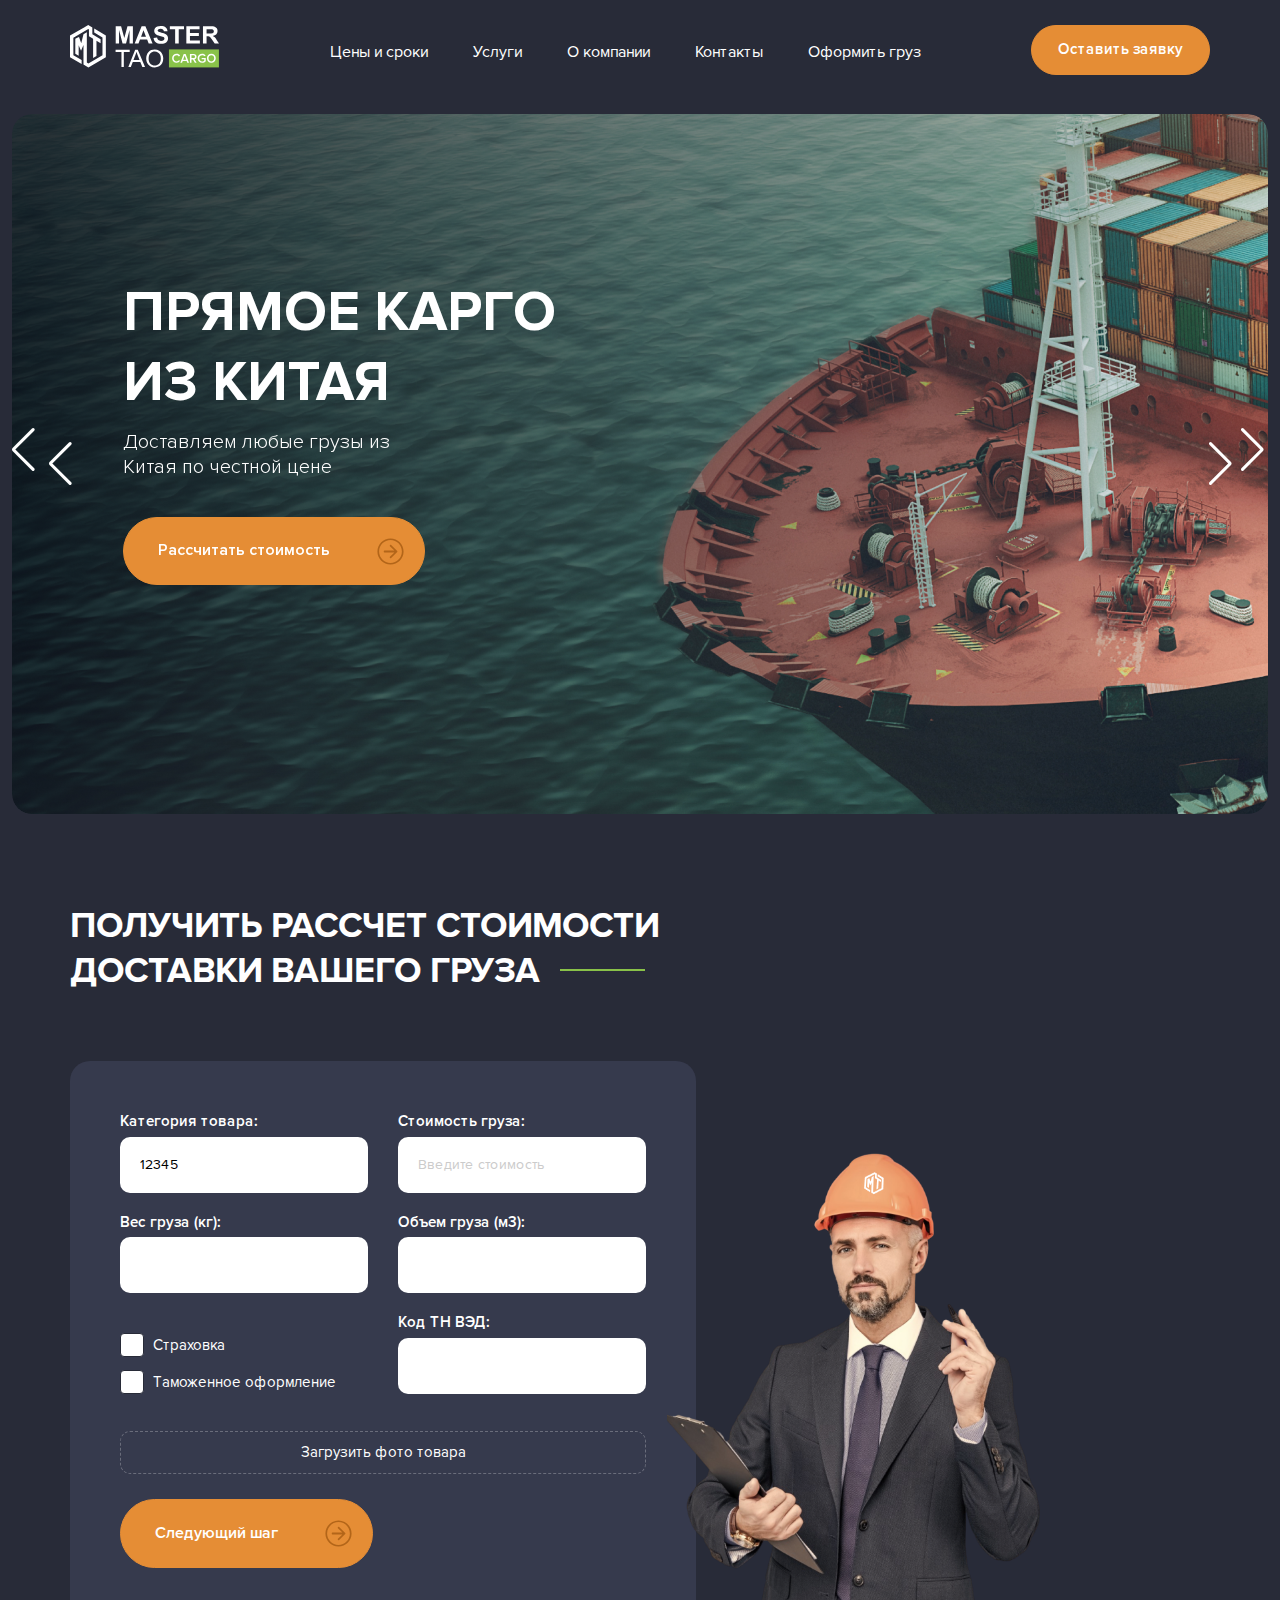
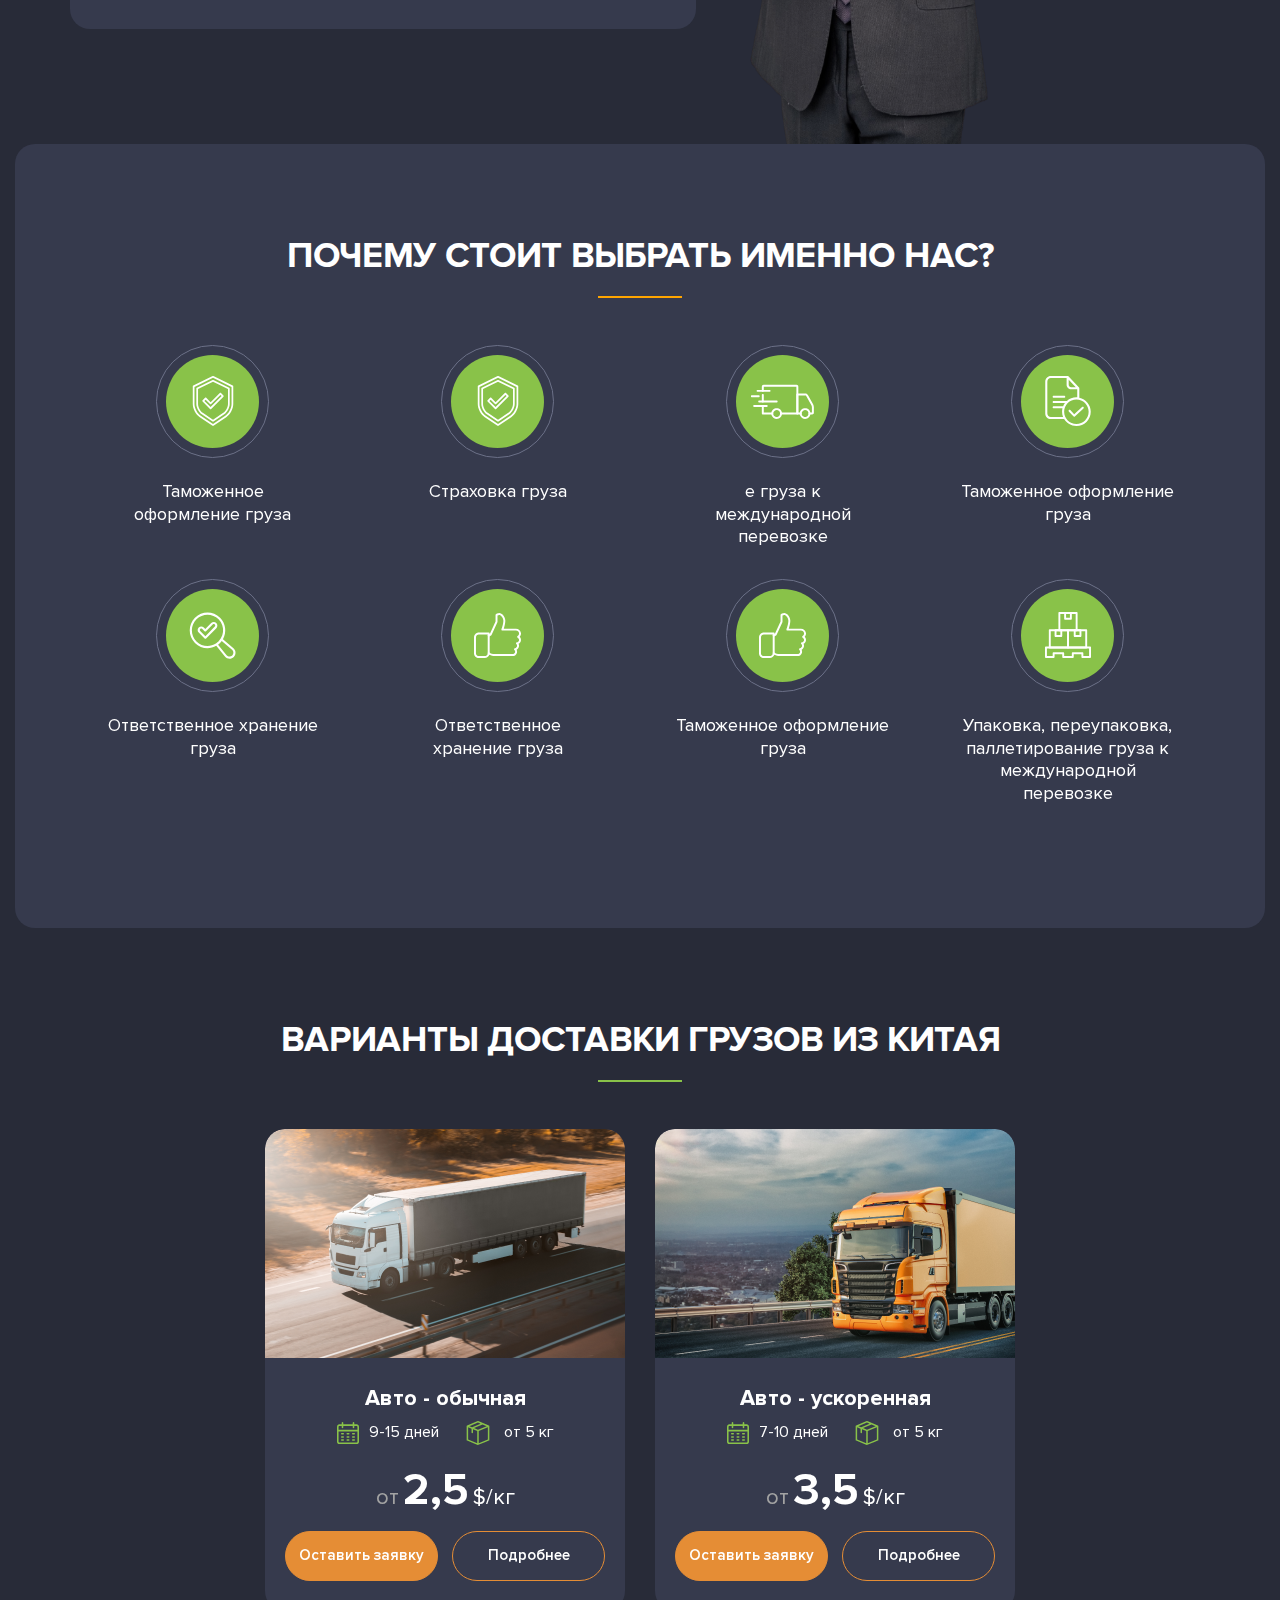
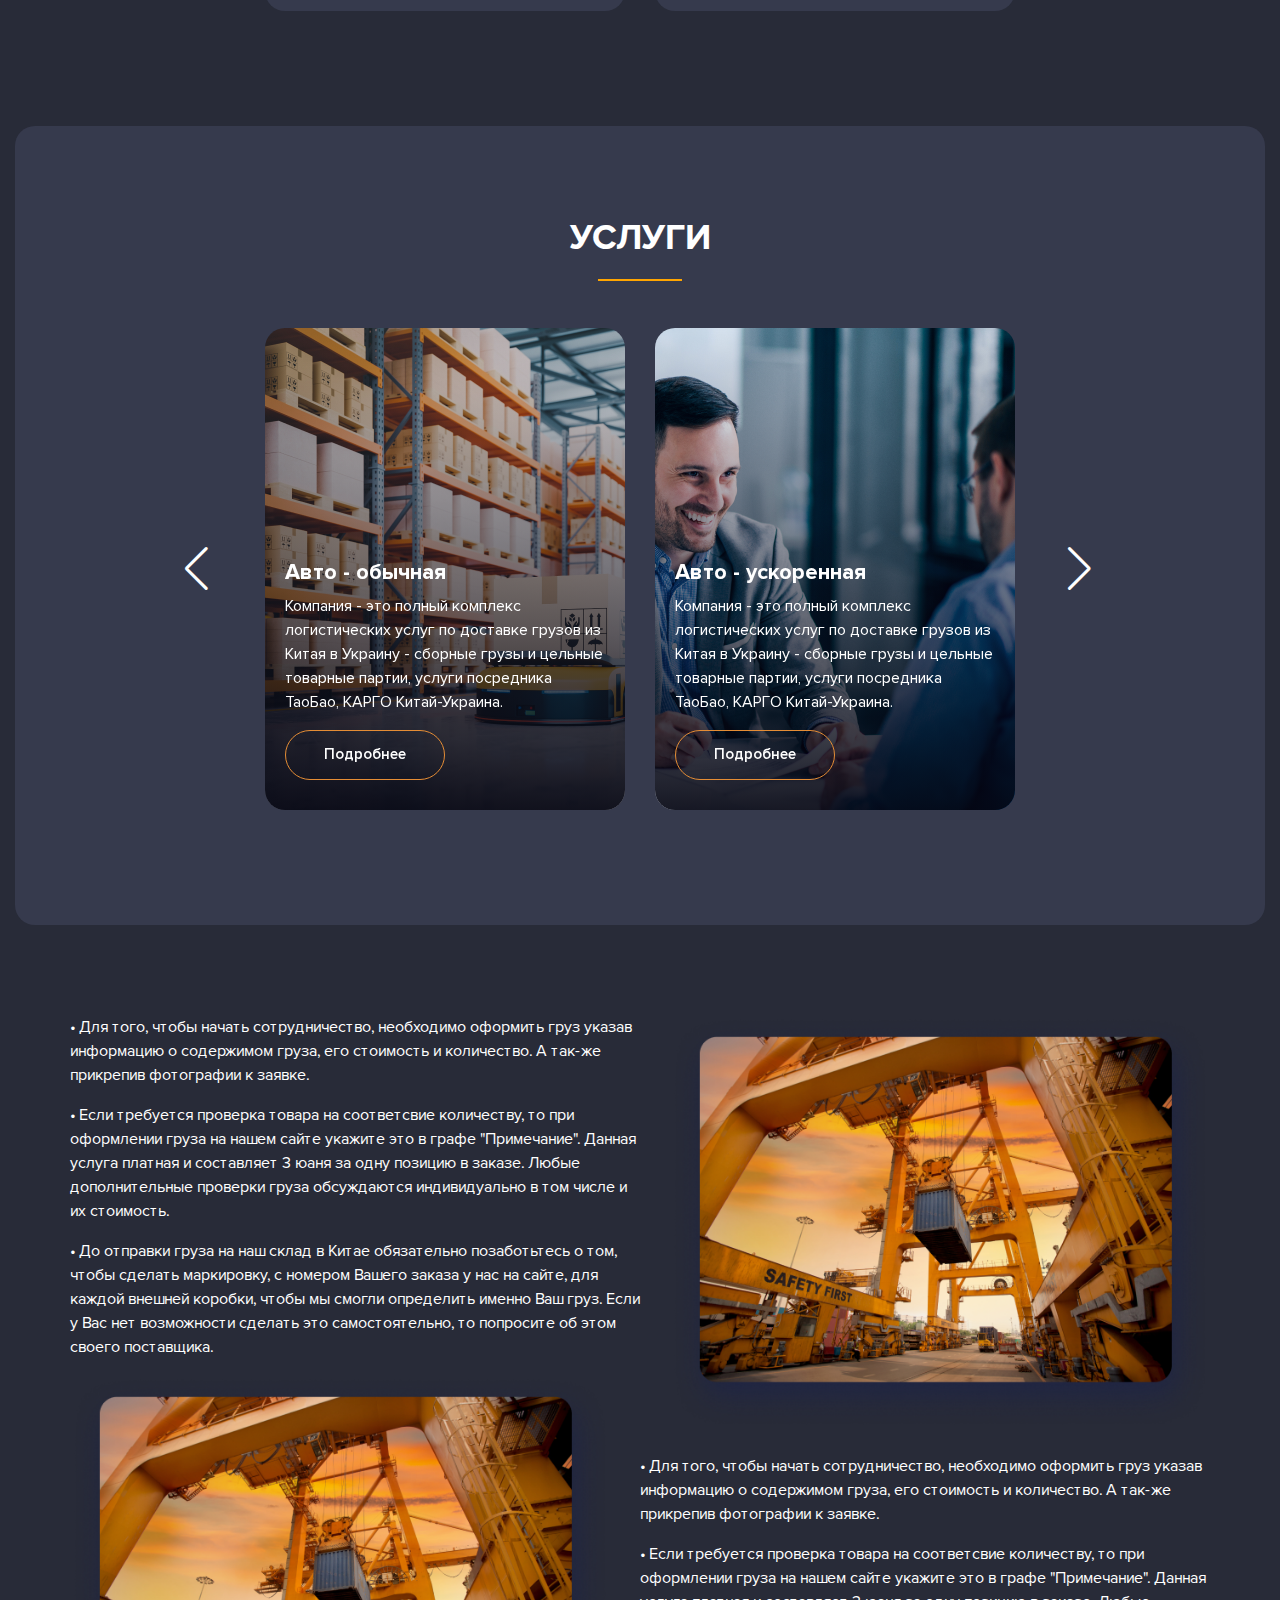
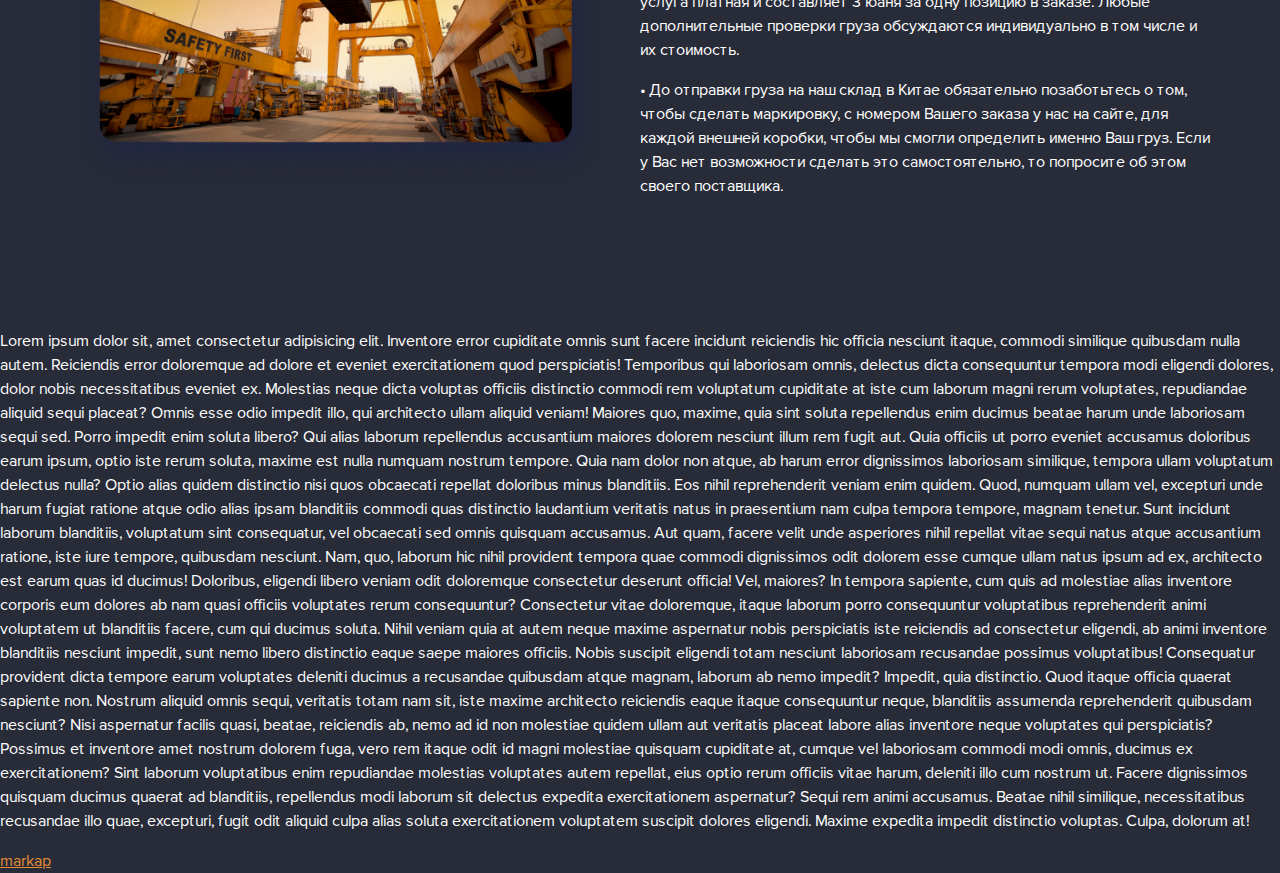
<file: index.html>
<!DOCTYPE html>
<html lang="ru">

<head>
    <meta charset="UTF-8">
    <meta name="theme-color" content="#188de7">
    <meta name="viewport" content="width=device-width,initial-scale=1,user-scalable=no" />
    <title>Сборка Markup</title>
    <link rel="stylesheet" type="text/css" href="assets/css/bootstrap.css" />
    <link rel="stylesheet" type="text/css" href="assets/css/hamburgers.css" />
    <link rel="stylesheet" type="text/css" href="assets/css/swiper-bundle.min.css" />
    <link rel="stylesheet" type="text/css" href="style.css" />
</head>

<body>

    <header>
        <div class="container">
            <a href="index.html" class="logo">
            <img src="assets/img/logo.svg" class="img-fluid" alt="logo">
        </a>
            <div class="mobile-container">
                <nav>
                    <a href="#">Цены и сроки</a>
                    <a href="#">Услуги</a>
                    <a href="#">О компании</a>
                    <a href="#">Контакты</a>
                    <a href="#">Оформить груз</a>
                </nav>
                <button type="button" class="btn btn-primary">Оставить заявку</button>
            </div>
            <!-- <button class="btn-burger"></button> -->
            <button class="hamburger hamburger--arrowalt" type="button">
                <span class="hamburger-box">
              <span class="hamburger-inner"></span>
                </span>
            </button>
        </div>
    </header>

    <main class="wrapper page-home">
        <section class="banner container-xxl">
            <div id="banner-slider" class="swiper">
                <div class="swiper-wrapper">
                    <div class="swiper-slide" style="background-image: url(assets/img/first-screen-1.png);">
                        <div class="container">
                            <h1>Прямое КАРГО из Китая</h1>
                            <h5>Доставляем любые грузы из Китая по честной цене</h5>
                            <button type="button" class="btn btn-primary btn-lg">Рассчитать стоимость<img src="assets/img/icon-arrow-left.svg" class="icon" alt="icon"></button>
                        </div>
                    </div>
                    <div class="swiper-slide" style="background-image: url(assets/img/first-screen-2.png);">
                        <div class="container">
                            <h1>Выкуп товара с ТаоБао, 1688</h1>
                            <h5>Выкуп и доставка товаров с китайских торговых площадок. </h5>
                            <button type="button" class="btn btn-primary btn-lg">Рассчитать стоимость<img src="assets/img/icon-arrow-left.svg" class="icon" alt="icon"></button>
                        </div>
                    </div>
                    <div class="swiper-slide" style="background-image: url(assets/img/first-screen-3.png);">
                        <div class="container">
                            <h1>Прямое КАРГО из Китая</h1>
                            <h5>Доставляем любые грузы из Китая по честной цене</h5>
                            <button type="button" class="btn btn-primary btn-lg">Рассчитать стоимость<img src="assets/img/icon-arrow-left.svg" class="icon" alt="icon"></button>
                        </div>
                    </div>
                    <div class="swiper-slide" style="background-image: url(assets/img/first-screen-4.png);">
                        <div class="container">
                            <h1>Выкуп товара с ТаоБао, 1688</h1>
                            <h5>Выкуп и доставка товаров с китайских торговых площадок. </h5>
                            <button type="button" class="btn btn-primary btn-lg">Рассчитать стоимость<img src="assets/img/icon-arrow-left.svg" class="icon" alt="icon"></button>
                        </div>
                    </div>
                </div>
                <div class="swiper-pagination"></div>
                <div class="navigation">
                    <div class="swiper-button-prev"></div>
                    <div class="swiper-button-next"></div>
                </div>
            </div>
        </section>
        <section class="calculation">
            <div class="container">
                <div class="template-title case-3">
                    <h2>Получить рассчет стоимости доставки вашего груза</h2>
                </div>

                <form class="calculation-form">
                    <div class="form-row">
                        <div class="form-column">
                            <div class="input-box">
                                <label for="category">Категория товара:</label>
                                <input id="category" type="text" value="12345" placeholder="Категория товара">
                            </div>
                            <div class="input-box">
                                <label for="weight">Вес груза (кг):</label>
                                <input id="weight" type="number">
                            </div>
                        </div>
                        <div class="form-column">
                            <div class="input-box">
                                <label for="price">Стоимость груза:</label>
                                <input id="price" type="number" placeholder="Введите стоимость">
                            </div>
                            <div class="input-box">
                                <label for="volume">Объем груза (м3):</label>
                                <input id="volume" type="number">
                            </div>
                        </div>
                    </div>
                    <div class="form-row">
                        <div class="form-column">
                            <div class="control-box">
                                <input id="insurance" type="checkbox" name="formalization">
                                <label for="insurance">Страховка</label>
                            </div>
                            <div class="control-box">
                                <input id="customs" type="checkbox" name="formalization">
                                <label for="customs">Таможенное оформление</label>
                            </div>
                        </div>
                        <div class="form-column">
                            <div class="input-box">
                                <label for="invoice">Код ТН ВЭД:</label>
                                <input id="invoice" type="text">
                            </div>
                        </div>
                    </div>
                    <div class="form-row">

                        <div class="form-column">
                            <div class="control-box">
                                <div class="file-name"></div>
                                <input id="product-photo" class="custom-file" type="file">
                                <label for="product-photo">Загрузить фото товара</label>
                            </div>
                        </div>
                    </div>
                    <div class="form-row">
                        <!-- <div class="form-column">
                        <div class="input-box">
                            <label for="category">Категория товара:</label>
                            <input id="category" type="text">
                        </div>
                       
                    </div> -->
                        <div class="form-column">
                            <div class="input-box">
                                <button type="button" class="btn btn-primary btn-lg">Следующий шаг<img src="assets/img/icon-arrow-left.svg" class="icon" alt="icon"></button>
                            </div>
                        </div>
                    </div>
                </form>
                <img src="assets/img/calculation-decoration.png" class="calculation-decoration" alt="calculation-decoration">
            </div>
        </section>

        <section class="advantages accent">
            <div class="container">
                <div class="template-title">
                    <h2>Почему стоит выбрать именно нас?</h2>
                </div>
                <div id="advantages" class="swiper">
                    <div class="swiper-wrapper">
                        <div class="swiper-slide">
                            <div class="advantage">
                                <div class="advantages-img">
                                    <img src="assets/img/advantage-1.svg" alt="">
                                </div>
                                <h5 class="advantages-title">Таможенное <br> оформление груза </h5>
                            </div>
                        </div>
                        <div class="swiper-slide">
                            <div class="advantage">
                                <div class="advantages-img">
                                    <img src="assets/img/advantage-1.svg" alt="">
                                </div>
                                <h5 class="advantages-title">Страховка груза</h5>
                            </div>
                        </div>
                        <div class="swiper-slide">
                            <div class="advantage">
                                <div class="advantages-img">
                                    <img src="assets/img/advantage-3.svg" alt="">
                                </div>
                                <h5 class="advantages-title"> е груза к международной перевозке</h5>
                            </div>
                        </div>
                        <div class="swiper-slide">
                            <div class="advantage">
                                <div class="advantages-img">
                                    <img src="assets/img/advantage-4.svg" alt="">
                                </div>
                                <h5 class="advantages-title">Таможенное оформление груза </h5>
                            </div>
                        </div>
                        <div class="swiper-slide">
                            <div class="advantage">
                                <div class="advantages-img">
                                    <img src="assets/img/advantage-6.svg" alt="">
                                </div>
                                <h5 class="advantages-title">Ответственное хранение груза</h5>
                            </div>
                        </div>
                        <div class="swiper-slide">
                            <div class="advantage">
                                <div class="advantages-img">
                                    <img src="assets/img/advantage-5.svg" alt="">
                                </div>
                                <h5 class="advantages-title">Ответственное <br> хранение груза</h5>
                            </div>
                        </div>
                        <div class="swiper-slide">
                            <div class="advantage">
                                <div class="advantages-img">
                                    <img src="assets/img/advantage-5.svg" alt="">
                                </div>
                                <h5 class="advantages-title">Таможенное оформление груза </h5>
                            </div>
                        </div>
                        <div class="swiper-slide">
                            <div class="advantage">
                                <div class="advantages-img">
                                    <img src="assets/img/advantage-8.svg" alt="">
                                </div>
                                <h5 class="advantages-title">Упаковка, переупаковка, паллетирование груза к международной перевозке</h5>
                            </div>
                        </div>
                    </div>
                    <div class="swiper-pagination"></div>
                </div>
            </div>
        </section>

        <section class="delivery">
            <div class="container">
                <div class="template-title">
                    <h2>Варианты доставки грузов из Китая</h2>
                </div>
                <div class="slider-template swiper">
                    <div class="swiper-wrapper">
                        <div class="swiper-slide">
                            <div class="card">
                                <div class="img-box">
                                    <img src="assets/img/delivery-1.png" class="img-fluid" alt="auto-default">
                                </div>
                                <h3 class="card-title">Авто - обычная</h3>
                                <div class="card-options">
                                    <ul class="options-list">
                                        <li class="option"><img src="assets/img/icon-calendar.svg" class="img-fluid" alt="calendar">9-15 дней</li>
                                        <li class="option"><img src="assets/img/icon-box.svg" class="img-fluid" alt="box"> от 5 кг</li>
                                    </ul>
                                    <div class="price">
                                        <span>от</span>
                                        <b>2,5</b>
                                        <span>$/кг</span>
                                    </div>
                                </div>
                                <div class="btn-row">
                                    <a href="#" class="btn btn-primary">Оставить заявку</a>
                                    <a href="#" class="btn btn-secondary">Подробнее</a>
                                </div>
                            </div>
                        </div>
                        <div class="swiper-slide">
                            <div class="card">
                                <div class="img-box">
                                    <img src="assets/img/delivery-2.png" class="img-fluid" alt="auto-accelerated">
                                </div>
                                <h3 class="card-title">Авто - ускоренная</h3>
                                <div class="card-options">
                                    <ul class="options-list">
                                        <li class="option"><img src="assets/img/icon-calendar.svg" class="img-fluid" alt="calendar">7-10 дней</li>
                                        <li class="option"><img src="assets/img/icon-box.svg" class="img-fluid" alt="box"> от 5 кг</li>
                                    </ul>
                                    <div class="price">
                                        <span>от</span>
                                        <b>3,5</b>
                                        <span>$/кг</span>
                                    </div>
                                </div>
                                <div class="btn-row">
                                    <a href="#" class="btn btn-primary">Оставить заявку</a>
                                    <a href="#" class="btn btn-secondary">Подробнее</a>
                                </div>
                            </div>
                        </div>
                        <div class="swiper-slide">
                            <div class="card">
                                <div class="img-box">
                                    <img src="assets/img/delivery-3.png" class="img-fluid" alt="avia">
                                </div>
                                <h3 class="card-title">Авиа</h3>
                                <div class="card-options">
                                    <ul class="options-list">
                                        <li class="option"><img src="assets/img/icon-calendar.svg" class="img-fluid" alt="calendar">4-7 дней</li>
                                        <li class="option"><img src="assets/img/icon-box.svg" class="img-fluid" alt="box">от 10 кг</li>
                                    </ul>
                                    <div class="price">
                                        <span>от</span>
                                        <b>7,5</b>
                                        <span>$/кг</span>
                                    </div>
                                </div>
                                <div class="btn-row">
                                    <a href="#" class="btn btn-primary">Оставить заявку</a>
                                    <a href="#" class="btn btn-secondary">Подробнее</a>
                                </div>
                            </div>
                        </div>
                        <div class="swiper-slide">
                            <div class="card">
                                <div class="img-box">
                                    <img src="assets/img/delivery-4.png" class="img-fluid" alt="train">
                                </div>
                                <h3 class="card-title">Ж/Д</h3>
                                <div class="card-options">
                                    <ul class="options-list">
                                        <li class="option"><img src="assets/img/icon-calendar.svg" class="img-fluid" alt="calendar">12-18 дней</li>
                                        <li class="option"><img src="assets/img/icon-box.svg" class="img-fluid" alt="box">от 12 кг</li>
                                    </ul>
                                    <div class="price">
                                        <span>от</span>
                                        <b>3</b>
                                        <span>$/кг</span>
                                    </div>
                                </div>
                                <div class="btn-row">
                                    <a href="#" class="btn btn-primary">Оставить заявку</a>
                                    <a href="#" class="btn btn-secondary">Подробнее</a>
                                </div>
                            </div>
                        </div>
                        <div class="swiper-slide">
                            <div class="card">
                                <div class="img-box">
                                    <img src="assets/img/delivery-5.png" class="img-fluid" alt="Sea">
                                </div>
                                <h3 class="card-title">Море</h3>
                                <div class="card-options">
                                    <ul class="options-list">
                                        <li class="option"><img src="assets/img/icon-calendar.svg" class="img-fluid" alt="calendar">14-31 дней</li>
                                        <li class="option"><img src="assets/img/icon-box.svg" class="img-fluid" alt="box">от 5 кг</li>
                                    </ul>
                                    <div class="price">
                                        <span>от</span>
                                        <b>1,5</b>
                                        <span>$/кг</span>
                                    </div>
                                </div>
                                <div class="btn-row">
                                    <a href="#" class="btn btn-primary">Оставить заявку</a>
                                    <a href="#" class="btn btn-secondary">Подробнее</a>
                                </div>
                            </div>
                        </div>
                    </div>
                    <div class="swiper-pagination"></div>
                </div>
                <div class="swiper-button-prev"></div>
                <div class="swiper-button-next"></div>
            </div>
        </section>
        <section class="services accent">
            <div class="container">
                <div class="template-title">
                    <h2>Услуги</h2>
                </div>
                <div class="slider-template swiper">
                    <div class="swiper-wrapper">
                        <div class="swiper-slide">
                            <div class="card" style="background-image: url(assets/img/services-1.png);">
                                <h3 class="card-title">Авто - обычная</h3>
                                <p class="card-description">
                                    Компания - это полный комплекс логистических услуг по доставке грузов из Китая в Украину - сборные грузы и цельные товарные партии, услуги посредника ТаоБао, КАРГО Китай-Украина.
                                </p>
                                <div class="btn-row">
                                    <a href="#" class="btn btn-secondary">Подробнее</a>
                                </div>
                            </div>
                        </div>
                        <div class="swiper-slide">
                            <div class="card" style="background-image: url(assets/img/services-2.png);">
                                <h3 class="card-title">Авто - ускоренная</h3>
                                <p class="card-description">
                                    Компания - это полный комплекс логистических услуг по доставке грузов из Китая в Украину - сборные грузы и цельные товарные партии, услуги посредника ТаоБао, КАРГО Китай-Украина.
                                </p>
                                <div class="btn-row">
                                    <a href="#" class="btn btn-secondary">Подробнее</a>
                                </div>
                            </div>
                        </div>
                        <div class="swiper-slide">
                            <div class="card" style="background-image: url(assets/img/services-3.png);">
                                <h3 class="card-title">Авиа</h3>
                                <p class="card-description">
                                    Компания - это полный комплекс логистических услуг по доставке грузов из Китая в Украину - сборные грузы и цельные товарные партии, услуги посредника ТаоБао, КАРГО Китай-Украина.
                                </p>
                                <div class="btn-row">
                                    <a href="#" class="btn btn-secondary">Подробнее</a>
                                </div>
                            </div>
                        </div>
                        <div class="swiper-slide">
                            <div class="card" style="background-image: url(assets/img/services-4.png);">
                                <h3 class="card-title">Ж/Д</h3>
                                <p class="card-description">
                                    Компания - это полный комплекс логистических услуг по доставке грузов из Китая в Украину - сборные грузы и цельные товарные партии, услуги посредника ТаоБао, КАРГО Китай-Украина.
                                </p>
                                <div class="btn-row">
                                    <a href="#" class="btn btn-secondary">Подробнее</a>
                                </div>
                            </div>
                        </div>
                    </div>
                    <div class="swiper-pagination"></div>
                    <div class="swiper-button-prev"></div>
                    <div class="swiper-button-next"></div>
                </div>
            </div>
        </section>


        <section class="content-block">
            <div class="container">
                <img src="assets/img/content-1.png" class="alignright" alt="content">
                <p>• Для того, чтобы начать сотрудничество, необходимо оформить груз указав информацию о содержимом груза, его стоимость и количество. А так-же прикрепив фотографии к заявке.
                </p>
                <p>• Если требуется проверка товара на соответсвие количеству, то при оформлении груза на нашем сайте укажите это в графе "Примечание". Данная услуга платная и составляет 3 юаня за одну позицию в заказе. Любые дополнительные проверки груза обсуждаются индивидуально в том числе и их стоимость.
                </p>
                <p>• До отправки груза на наш склад в Китае обязательно позаботьтесь о том, чтобы сделать маркировку, с номером Вашего заказа у нас на сайте, для каждой внешней коробки, чтобы мы смогли определить именно Ваш груз. Если у Вас нет возможности сделать это самостоятельно, то попросите об этом своего поставщика.</p>
                <img src="assets/img/content-1.png" class="alignleft" alt="content">
                <p>• Для того, чтобы начать сотрудничество, необходимо оформить груз указав информацию о содержимом груза, его стоимость и количество. А так-же прикрепив фотографии к заявке.
                </p>
                <p>• Если требуется проверка товара на соответсвие количеству, то при оформлении груза на нашем сайте укажите это в графе "Примечание". Данная услуга платная и составляет 3 юаня за одну позицию в заказе. Любые дополнительные проверки груза обсуждаются индивидуально в том числе и их стоимость.
                </p>
                <p>• До отправки груза на наш склад в Китае обязательно позаботьтесь о том, чтобы сделать маркировку, с номером Вашего заказа у нас на сайте, для каждой внешней коробки, чтобы мы смогли определить именно Ваш груз. Если у Вас нет возможности сделать это самостоятельно, то попросите об этом своего поставщика.</p>
            </div>
            </div>
            </div>
        </section>
    </main>
    <footer>
        <p>Lorem ipsum dolor sit, amet consectetur adipisicing elit. Inventore error cupiditate omnis sunt facere incidunt reiciendis hic officia nesciunt itaque, commodi similique quibusdam nulla autem. Reiciendis error doloremque ad dolore et eveniet exercitationem quod perspiciatis! Temporibus qui laboriosam omnis, delectus dicta consequuntur tempora modi eligendi dolores, dolor nobis necessitatibus eveniet ex. Molestias neque dicta voluptas officiis distinctio commodi rem voluptatum cupiditate at iste cum laborum magni rerum voluptates, repudiandae aliquid sequi placeat? Omnis esse odio impedit illo, qui architecto ullam aliquid veniam! Maiores quo, maxime, quia sint soluta repellendus enim ducimus beatae harum unde laboriosam sequi sed. Porro impedit enim soluta libero? Qui alias laborum repellendus accusantium maiores dolorem nesciunt illum rem fugit aut. Quia officiis ut porro eveniet accusamus doloribus earum ipsum, optio iste rerum soluta, maxime est nulla numquam nostrum tempore. Quia nam dolor non atque, ab harum error dignissimos laboriosam similique, tempora ullam voluptatum delectus nulla? Optio alias quidem distinctio nisi quos obcaecati repellat doloribus minus blanditiis. Eos nihil reprehenderit veniam enim quidem. Quod, numquam ullam vel, excepturi unde harum fugiat ratione atque odio alias ipsam blanditiis commodi quas distinctio laudantium veritatis natus in praesentium nam culpa tempora tempore, magnam tenetur. Sunt incidunt laborum blanditiis, voluptatum sint consequatur, vel obcaecati sed omnis quisquam accusamus. Aut quam, facere velit unde asperiores nihil repellat vitae sequi natus atque accusantium ratione, iste iure tempore, quibusdam nesciunt. Nam, quo, laborum hic nihil provident tempora quae commodi dignissimos odit dolorem esse cumque ullam natus ipsum ad ex, architecto est earum quas id ducimus! Doloribus, eligendi libero veniam odit doloremque consectetur deserunt officia! Vel, maiores? In tempora sapiente, cum quis ad molestiae alias inventore corporis eum dolores ab nam quasi officiis voluptates rerum consequuntur? Consectetur vitae doloremque, itaque laborum porro consequuntur voluptatibus reprehenderit animi voluptatem ut blanditiis facere, cum qui ducimus soluta. Nihil veniam quia at autem neque maxime aspernatur nobis perspiciatis iste reiciendis ad consectetur eligendi, ab animi inventore blanditiis nesciunt impedit, sunt nemo libero distinctio eaque saepe maiores officiis. Nobis suscipit eligendi totam nesciunt laboriosam recusandae possimus voluptatibus! Consequatur provident dicta tempore earum voluptates deleniti ducimus a recusandae quibusdam atque magnam, laborum ab nemo impedit? Impedit, quia distinctio. Quod itaque officia quaerat sapiente non. Nostrum aliquid omnis sequi, veritatis totam nam sit, iste maxime architecto reiciendis eaque itaque consequuntur neque, blanditiis assumenda reprehenderit quibusdam nesciunt? Nisi aspernatur facilis quasi, beatae, reiciendis ab, nemo ad id non molestiae quidem ullam aut veritatis placeat labore alias inventore neque voluptates qui perspiciatis? Possimus et inventore amet nostrum dolorem fuga, vero rem itaque odit id magni molestiae quisquam cupiditate at, cumque vel laboriosam commodi modi omnis, ducimus ex exercitationem? Sint laborum voluptatibus enim repudiandae molestias voluptates autem repellat, eius optio rerum officiis vitae harum, deleniti illo cum nostrum ut. Facere dignissimos quisquam ducimus quaerat ad blanditiis, repellendus modi laborum sit delectus expedita exercitationem aspernatur? Sequi rem animi accusamus. Beatae nihil similique, necessitatibus recusandae illo quae, excepturi, fugit odit aliquid culpa alias soluta exercitationem voluptatem suscipit dolores eligendi. Maxime expedita impedit distinctio voluptas. Culpa, dolorum at!</p>
        <a href="markap.html">markap</a>
    </footer>
    <script src="assets/js/bootstrap.bundle.min.js"></script>
    <script src="assets/js/swiper-bundle.min.js"></script>
    <script src="assets/js/custom.js"></script>
</body>

</html>
</file>
<file: style.css>
@charset "UTF-8";
/*
Theme Name: CustomTheme
Theme URI: https://wordpress.org/themes/CustomTheme/
Author: the Rost team
Author URI: http://rost.com.ua/
Description: CustomTheme brings your site to life with immersive featured images and subtle animations. Our default theme works great in many languages, for any abilities, and on any device.
Version: 1.0
License: GNU General Public License v2 or later
License URI: http://www.gnu.org/licenses/gpl-2.0.html
Text Domain: CustomTheme
Tags: custom-colors, custom-header, custom-menu, custom-logo, editor-style, featured-images, footer-widgets, post-formats
This theme, like WordPress, is licensed under the GPL.
Use it to make something cool, have fun, and share what you've learned with others.
*/
@font-face {
  font-family: "ProximaNova";
  src: url("assets/fonts/ProximaNova-Light.ttf") format("truetype");
  font-weight: 300;
  font-style: normal;
  font-display: swap;
}
@font-face {
  font-family: "ProximaNova";
  src: url("assets/fonts/ProximaNova-Regular.ttf") format("truetype");
  font-weight: 400;
  font-style: normal;
  font-display: swap;
}
@font-face {
  font-family: "ProximaNova";
  src: url("assets/fonts/ProximaNova-Semibold.ttf") format("truetype");
  font-weight: 600;
  font-style: normal;
  font-display: swap;
}
@font-face {
  font-family: "ProximaNova";
  src: url("assets/fonts/ProximaNova-Bold.ttf") format("truetype");
  font-weight: 700;
  font-style: normal;
  font-display: swap;
}
::selection {
  color: #fff;
  background-color: #89C249;
}

body {
  font-size: 16px;
  background-color: #282B38;
  color: #fff;
  font-family: "ProximaNova";
}

a {
  color: #E58D35;
}
a:hover {
  color: #E58D35;
  text-decoration: none;
}

h1,
h2,
h3,
h4,
h5,
h6,
.h1,
.h2,
.h3,
.h4,
.h5,
.h6 {
  font-weight: 700;
  line-height: 126%;
}

h1,
.h1 {
  font-size: 56px;
}

h2,
.h2 {
  font-size: 36px;
}

h3,
.h3 {
  font-size: 24px;
}

h4,
.h4 {
  font-size: 22px;
}

h5,
.h5 {
  font-size: 20px;
}

h6,
.h6 {
  font-size: 18px;
}

ol {
  counter-reset: li;
}
ol li {
  list-style: none;
}
ol li:not([class]):before {
  content: counter(li, decimal) ".";
  counter-increment: li;
  color: #89C249;
  margin-right: 12px;
  font-weight: 600;
  font-size: 18px;
}

ul li {
  list-style: none;
}
ul li:not([class]):before {
  content: "";
  background-color: #89C249;
  margin-right: 12px;
  width: 8px;
  height: 8px;
  border-radius: 50%;
  display: inline-block;
}

.container, .container-lg {
  max-width: 1170px;
  padding-right: 15px;
  padding-left: 15px;
  margin-right: auto;
  margin-left: auto;
}

.container-lg {
  padding: 0;
  max-width: 1328px;
}

.container-xxl {
  max-width: 1844px;
  margin-left: auto;
  margin-right: auto;
  padding: 0 12px;
  /*or 1820px???? =)*/
}

.wf-300 {
  font-weight: 300;
}

.wf-400 {
  font-weight: 400;
}

.wf-600 {
  font-weight: 600;
}

.wf-700 {
  font-weight: 700;
}

.check-button {
  margin-bottom: 6px;
  padding-left: 2px;
}

/*scss*/
[type=checkbox],
[type=radio] {
  display: none;
}
[type=checkbox]:not([type=radio]):checked + label:before,
[type=radio]:not([type=radio]):checked + label:before {
  content: "";
  background: url("data:image/svg+xml,%3Csvg xmlns='http://www.w3.org/2000/svg' width='12' height='12' viewBox='0 0 12 12' fill='none'%3E%3Cpath d='M4.31726 10.3171C4.07378 10.3171 3.83005 10.2243 3.64431 10.0384L0.278815 6.67291C-0.0929384 6.30116 -0.0929384 5.69853 0.278815 5.32677C0.650569 4.95502 1.2532 4.95502 1.62495 5.32677L4.31726 8.01907L10.3751 1.96139C10.7468 1.58975 11.3496 1.58964 11.7211 1.96139C12.0929 2.33314 12.0929 2.93591 11.7211 3.30753L4.99034 10.0384C4.80446 10.2242 4.56084 10.3171 4.31726 10.3171Z' fill='%23282B38'/%3E%3C/svg%3E") center no-repeat #fff;
}
[type=checkbox] + label,
[type=radio] + label {
  display: flex;
  align-items: center;
  cursor: pointer;
  position: relative;
}
[type=checkbox] + label:before,
[type=radio] + label:before {
  content: "";
  display: block;
  background-color: #FFFFFF;
  border: 1px solid #282B38;
  border-radius: 4px;
  width: 24px;
  min-width: 24px;
  height: 24px;
  margin-right: 9px;
}
[type=checkbox] + label:hover::before,
[type=radio] + label:hover::before {
  border: 1px solid #E58D35;
}

[type=radio]:checked + label:before {
  content: "•";
  background: #fff;
  font-size: 40px;
  line-height: 18px;
  color: #282B38;
  text-align: center;
}
[type=radio]:checked + label:after {
  content: "";
  font-size: 40px;
  line-height: 23px;
  height: 12px;
  width: 12px;
  background-color: #282B38;
  text-align: center;
  position: absolute;
  left: 6px;
  top: 6px;
  border-radius: 50%;
}
[type=radio] + label:before {
  border-radius: 50%;
}

.nice-select {
  color: #282B38;
  height: 56px;
  border-radius: 10px;
  padding: 7px 20px;
}
.nice-select:hover {
  box-shadow: 0px 0px 2px 2px #E58D35;
}
.nice-select:focus {
  box-shadow: 0px 0px 2px 2px #89C249;
}
.nice-select:active {
  box-shadow: 0px 0px 10px 0px #89C249;
}
.nice-select:focus-visible {
  outline: none;
}
.nice-select .list {
  width: 100%;
}
.nice-select:after {
  background: url(assets/img/icon-up-arrow.svg) center/contain no-repeat;
  width: 10px;
  height: 10px;
  border: none;
  transform: rotate(-180deg);
  margin-top: -7px;
  right: 24px;
}
.nice-select.open::after {
  transform: rotate(0deg);
  margin-top: -4px;
  right: 20px;
}
.nice-select .option:hover {
  color: #fff;
  background-color: #89C249;
}
.nice-select .option.focus,
.nice-select .option.selected.focus {
  background-color: #89C249;
}

.btn {
  font-weight: 600;
  font-size: 15px;
  line-height: 146%;
  border-radius: 90px;
  padding: 13px 17px;
  display: inline-flex;
  align-items: center;
  letter-spacing: 0;
}
.btn:hover .icon {
  filter: invert(100%) sepia(0%) saturate(0%) hue-rotate(49deg) brightness(180%) contrast(101%);
}
.btn:focus-visible {
  box-shadow: none;
  outline: none;
}
.btn:active:focus, .btn:focus {
  box-shadow: none;
}
.btn:active:focus .icon, .btn:focus .icon {
  filter: invert(100%) sepia(0%) saturate(0%) hue-rotate(49deg) brightness(180%) contrast(101%);
}

.btn-primary {
  background-color: #E58D35;
  border-color: #E58D35;
}
.btn-primary:hover, .btn-primary:active, .btn-primary:focus {
  background-color: #89C249;
  border-color: #89C249;
}

.btn-secondary {
  background-color: transparent;
  border-color: #E58D35;
}
.btn-secondary:hover, .btn-secondary:active, .btn-secondary:focus {
  background-color: #89C249;
  border-color: #89C249;
}

.btn-lg {
  padding: 19.6px 34px;
  font-size: 16px;
}
.btn-lg .icon {
  margin: 0 -14px 0 47px;
  width: 27px;
  height: 27px;
  transition: 0.3s;
}

/*scroll*/
.scroll {
  height: 300px;
  overflow: auto;
}

.scroll-x::-webkit-scrollbar-thumb {
  background-color: #E58D35;
  border-radius: 5px;
}

.scroll-x::-webkit-scrollbar {
  height: 3px;
  background-color: #fff;
  border: 0px solid #fff;
  border-radius: 5px;
}

.scroll::-webkit-scrollbar {
  margin: 2px;
  width: 2px;
  border-radius: 5px;
}

.scroll::-webkit-scrollbar-thumb {
  background-color: #E58D35;
  background-clip: padding-box;
  border: 0px solid #fff;
  border-radius: 5px;
}
.scroll::-webkit-scrollbar-thumb:hover {
  background-color: #E58D35;
  cursor: pointer;
}

.scroll::-webkit-scrollbar-track {
  border-radius: 5px;
  background-color: #fff;
  cursor: pointer;
}

.scroll::-webkit-scrollbar-corner {
  margin-right: 10px;
}

::-webkit-scrollbar-button {
  background-color: transparent;
  display: none;
}

/* IE */
.scroll {
  scrollbar-face-color: #E58D35;
  scrollbar-shadow-color: #fff;
  scrollbar-highlight-color: #fff;
}

/* FireFox */
.scroll {
  scrollbar-color: #E58D35 #fff;
  padding-right: 15px;
}

.scroll {
  overflow: auto;
}

.scroll-heidden::-webkit-scrollbar {
  width: 0px;
}

section {
  padding: 90px 0 115px;
}
section.accent {
  position: relative;
}
section.accent:before {
  content: "";
  position: absolute;
  left: 50%;
  transform: translate(-50%, 0);
  max-width: 1820px;
  width: calc(100% - 30px);
  top: 0;
  bottom: 0;
  z-index: -1;
  border-radius: 20px;
  background-color: #363A4D;
}
section:nth-child(odd) .template-title::after,
section:nth-child(odd) .template-title h2::after {
  background-color: orange;
}

.template-title {
  padding-bottom: 60px;
  text-align: center;
  position: relative;
}
.template-title::after {
  content: "";
  position: absolute;
  width: 84px;
  height: 2px;
  background-color: #89C249;
  left: 50%;
  bottom: 47px;
  transform: translate(-50%, 0);
}
.template-title h2 {
  font-size: 36px;
  text-transform: uppercase;
  margin-bottom: 6px;
}
.template-title h3 {
  font-size: 24px;
  font-weight: 300;
}
.template-title.case-2 {
  text-align: left;
}
.template-title.case-2:after {
  left: 0;
  transform: translate(0, 0);
}
.template-title.case-3 {
  max-width: 620px;
  width: 100%;
  text-align: left;
}
.template-title.case-3:after {
  display: none;
}
.template-title.case-3 h2:after {
  content: "";
  display: inline-block;
  width: 85px;
  height: 2px;
  background-color: #89C249;
  margin: 11px 20px;
}

.input-box label {
  font-weight: 600;
  font-size: 15px;
  line-height: 126%;
  margin-top: 1px;
  margin-bottom: 6px;
}
.input-box input {
  border-radius: 10px;
  padding: 17px 20px;
  font-size: 14px;
  min-height: 56px;
  border: none;
  transition: 0.2s;
  width: 100%;
}
.input-box input:focus-visible {
  outline: none;
}
.input-box input:hover {
  box-shadow: 0px 0px 4px 2px #E58D35;
}
.input-box input:focus {
  box-shadow: 0px 0px 4px 2px #89C249;
}
.input-box input:active {
  box-shadow: 0px 0px 4px 2px #E58D35;
}
.input-box input::placeholder {
  color: #CBCBCB;
}

body.overflow-hidden:before {
  content: "";
  position: absolute;
  top: 70px;
  left: 0;
  width: 100vw;
  height: 100vh;
  background-color: rgba(0, 0, 0, 0.5490196078);
  backdrop-filter: blur(4px);
  z-index: 2;
}

.swiper-pagination {
  font-size: 0px;
}

/***/
img {
  --img-margin: 30px;
}
img.alignleft, img.alignright {
  max-width: calc(50% - var(--img-margin));
}
img.alignleft {
  margin: 0 var(--img-margin) 25px 0;
  float: left;
}
img.alignright {
  margin: 0 0 25px var(--img-margin);
  float: right;
}
img.aligncenter {
  display: block;
  margin-left: auto;
  margin-right: auto;
  margin-bottom: var(--img-margin);
  max-width: 100%;
}

.color-item {
  width: 100%;
  height: 150px;
  margin-bottom: 24px;
}

.color-item-1 {
  background-color: #E58D35;
}

.color-item-2 {
  background-color: #89C249;
}

.color-item-3 {
  background-color: #282B38;
  border: 1px solid #fff;
}

.color-item-4 {
  background-color: #363A4D;
}

header .container, header .container-lg {
  display: flex;
  padding-top: 25px;
  padding-bottom: 39px;
}
header .btn {
  padding: 13px 26px;
}

.logo img {
  max-height: 50px;
}

.hamburger-box {
  width: 28px;
}

.hamburger {
  margin: 0 0 0 auto;
  transition: all 0.3s;
  padding: 7px 0px;
  display: none;
}

.hamburger.is-active .hamburger-inner,
.hamburger.is-active .hamburger-inner::before,
.hamburger.is-active .hamburger-inner::after,
.hamburger-inner,
.hamburger-inner::before,
.hamburger-inner::after {
  height: 2px;
  width: 27px;
  background-color: #fff;
}

.hamburger-inner::before {
  top: -11px;
}

.hamburger-inner::after {
  bottom: -11px;
}

.hamburger--arrowalt.is-active .hamburger-inner::before {
  top: 4px;
}

.hamburger--arrowalt.is-active .hamburger-inner::after {
  bottom: 4px;
}

.mobile-container {
  display: flex;
  width: 100%;
  z-index: 2;
}
.mobile-container nav {
  display: flex;
  align-items: center;
  gap: 45px;
  margin: 5px auto 0;
}
.mobile-container nav a {
  font-weight: 400;
  color: #fff;
  text-decoration: none;
}
.mobile-container nav a:hover {
  color: #E58D35;
}
.mobile-container.show {
  display: flex;
}

.banner .container, .banner .container-lg {
  padding-bottom: 65px;
}
.banner .swiper {
  height: 700px;
  border-radius: 20px;
}
.banner .swiper-slide {
  border-radius: 20px;
  display: flex;
  align-items: center;
  padding: 0 96px;
}
.banner .swiper-slide h1 {
  text-transform: uppercase;
  max-width: 500px;
  margin-bottom: 11px;
}
.banner .swiper-slide h5 {
  max-width: 320px;
  font-weight: 300;
  margin-bottom: 37px;
}
.banner .swiper-button-prev,
.banner .swiper-button-next {
  position: static;
}

.swiper-pagination.swiper-pagination-clickable .swiper-pagination-bullet {
  border: 2px solid #fff;
  opacity: 1;
  margin: 0;
  background-color: transparent;
}
.swiper-pagination.swiper-pagination-clickable .swiper-pagination-bullet-active {
  background-color: #fff;
}

.swiper-pagination.swiper-pagination-clickable.swiper-pagination-bullets.swiper-pagination-horizontal {
  font-size: 0px;
  display: flex;
  justify-content: center;
  gap: 26px;
  bottom: 43px;
}

.navigation {
  position: absolute;
  max-width: 1575px;
  left: 50%;
  top: 50%;
  transform: translate(-50%, -50%);
  width: 100%;
  z-index: 1;
  display: flex;
  justify-content: space-between;
  height: 0px;
}

.swiper-button-prev,
.swiper-button-next {
  color: #fff;
  width: 96px;
}
.swiper-button-prev:hover,
.swiper-button-next:hover {
  color: #89C249;
}

.calculation .container, .calculation .container-lg {
  position: relative;
}

.calculation-form {
  padding: 48px 50px 44px;
  background: #363A4D;
  border-radius: 20px;
  max-width: 626px;
  width: 100%;
}

.form-row {
  display: flex;
  gap: 30px;
}

.form-column {
  width: 100%;
}

.input-box {
  margin: 0 0 17px;
}

.control-box {
  margin-bottom: 13px;
}
.control-box:first-child {
  margin-top: 23px;
}
.control-box label {
  font-size: 15px;
}

[type=file] {
  display: none;
}
[type=file] + label {
  font-size: 15px;
  border: 1px dashed rgba(255, 255, 255, 0.2588235294);
  width: 100%;
  text-align: center;
  padding: 13px;
  line-height: 1;
  cursor: pointer;
  border-radius: 10px;
  transition: 0.3s;
  margin-bottom: 12px;
}
[type=file] + label:hover {
  border-color: #89C249;
  color: #89C249;
}

.file-name {
  font-size: 15px;
  line-height: 1;
  margin: -3px 0 15px 0;
}

.calculation-decoration {
  position: absolute;
  left: 612px;
  bottom: -115px;
  max-width: 560px;
  width: 29.167vw;
  min-width: 370px;
}

input::-webkit-outer-spin-button,
input::-webkit-inner-spin-button {
  /* display: none; <- Crashes Chrome on hover */
  -webkit-appearance: none;
  margin: 0; /* <-- Apparently some margin are still there even though it's hidden */
}

.advantage {
  max-width: 263px;
  width: 100%;
  text-align: center;
  margin: 0 auto;
}

.advantages-img {
  width: 113px;
  height: 113px;
  border: 1px solid #6C7188;
  display: flex;
  align-items: center;
  justify-content: center;
  border-radius: 50%;
  margin: 0 auto 22px;
}
.advantages-img img {
  width: 93px;
  height: 93px;
  background: #89C249;
  border-radius: 50%;
  object-fit: scale-down;
  padding: 10px;
}
.advantages-title {
  font-size: 18px;
  font-weight: 400;
  padding: 0 24px;
}
.advantages .swiper-pagination {
  position: static;
  margin-top: 6px;
}

.cel-img {
  width: 256px;
  height: 256px;
  border-radius: 50%;
  background: #89c249;
  margin: 0 auto 36px;
}

.cel {
  max-width: 485px;
  margin: 50px auto;
  text-align: center;
  padding: 0 25px;
}

.accent .slider-template::after, .accent .slider-template::before {
  background-color: #363A4D;
}

.card {
  --space: 20px;
  width: 360px;
  background: #363A4D;
  padding: 0 var(--space) 30px;
  border-radius: 20px;
  overflow: hidden;
  text-align: center;
  border: none;
  min-height: 482px;
}
.card .img-box {
  margin: 0 calc(var(--space) * -1) 27px;
}
.card .img-box img {
  height: 229px;
  object-fit: cover;
  object-position: center;
}
.card .card-title {
  margin-bottom: 7px;
  font-size: 22px;
}
.card .options-list {
  display: flex;
  justify-content: center;
  gap: 27px;
  margin-bottom: 12px;
  padding: 0;
}
.card .option img {
  margin-right: 10px;
  max-width: 24px;
  max-height: 24px;
}
.card .price {
  margin-bottom: 7px;
}
.card .price span {
  font-size: 22px;
  line-height: 125%;
  color: #a3a3a3;
}
.card .price span:last-child {
  color: #fff;
}
.card .price b {
  font-weight: 700;
  font-size: 45px;
}
.card .btn-row {
  display: flex;
  gap: 14px;
  margin-top: auto;
}
.card .btn-row .btn {
  width: 50%;
  justify-content: center;
  padding: 13px;
}

.swiper-button-prev {
  left: var(--swiper-navigation-sides-offset, -25px);
}

.swiper-button-next {
  right: var(--swiper-navigation-sides-offset, -20px);
}

.swiper-pagination {
  position: static;
  margin-top: 30px;
}

.services .card {
  text-align: left;
  justify-content: flex-end;
  background: top center/contain no-repeat;
}
.services .card .btn-row {
  margin-top: initial;
}
.services .card > * {
  z-index: 1;
}
.services .card::before {
  content: "";
  position: absolute;
  inset: 0;
  background: linear-gradient(0deg, rgba(4, 5, 17, 0.91) 0%, rgba(88, 88, 88, 0) 100%);
}

@media (min-width: 1025px) {
  .btn-burger {
    display: none;
  }
  .advantages .swiper-wrapper {
    flex-wrap: wrap;
    gap: 23px 0;
  }
  .advantages .swiper-slide {
    max-width: 25%;
  }
  .slider-template {
    padding-left: 94px;
    padding-right: 94px;
  }
  .slider-template::after, .slider-template::before {
    content: "";
    width: 92px;
    height: 100%;
    position: absolute;
    right: -13px;
    top: 0;
    background-color: #282B38;
    z-index: 2;
  }
  .slider-template::before {
    right: auto;
    left: -13px;
  }
}
@media screen and (max-width: 1299px) {
  .slider-template {
    padding-left: 92px;
    padding-right: 92px;
    max-width: 934px;
  }
}
@media screen and (max-width: 1199px) {
  .mobile-container nav {
    gap: 35px;
  }
}
@media screen and (max-width: 1024px) {
  section {
    padding: 55px 0 60px;
  }
  section.accent:before {
    width: 100%;
    border-radius: 0;
  }
  .container, .container-lg {
    padding: 0 20px;
  }
  header .container, header .container-lg {
    padding-top: 17px;
    padding-bottom: 12px;
  }
  header .logo {
    max-width: 126px;
    z-index: 1;
  }
  .mobile-container {
    position: absolute;
    flex-direction: column;
    background-color: #363A4D;
    left: 0;
    right: 0;
    top: 69px;
    transition: 0.3s;
    transform: translate(-100%, 0);
    padding: 37px 40px 60px;
    box-shadow: 14px 22px 40px rgba(30, 35, 66, 0.2784313725);
  }
  .mobile-container.show {
    transform: translate(0, 0);
  }
  .mobile-container nav {
    flex-direction: column;
    gap: 10px;
    margin-bottom: 35px;
    margin-top: 0;
  }
  .mobile-container nav a {
    font-size: 24px;
    line-height: 222%;
    padding: 0px 24px;
  }
  .mobile-container .btn {
    padding: 22px 21px;
    justify-content: center;
    max-width: 295px;
    width: 100%;
    margin: 0 auto;
    font-size: 16px;
  }
  .hamburger {
    display: block;
  }
  .banner {
    padding: 0;
  }
  .banner .container, .banner .container-lg {
    padding-bottom: 50px;
    display: flex;
    flex-direction: column;
    align-items: center;
  }
  .banner .swiper {
    height: calc(100vh - 74px);
    border-radius: 0;
  }
  .banner .swiper-slide {
    border-radius: 0;
    padding: 0 20px;
    text-align: center;
    background-size: cover;
    background-position: center;
  }
  .banner .swiper-slide:before {
    content: "";
    position: absolute;
    left: 0;
    top: 0;
    right: 0;
    bottom: 0;
    z-index: -1;
    background-color: rgba(4, 5, 17, 0.6);
  }
  .banner .swiper-slide h1 {
    font-size: 32px;
  }
  .banner .swiper-slide h5 {
    font-size: 16px;
    padding: 0 12px;
    line-height: 1.4;
    margin-bottom: 18px;
  }
  .template-title {
    padding-bottom: 45px;
  }
  .template-title h2 {
    font-size: 24px;
    margin-bottom: 6px;
  }
  .template-title h3 {
    font-weight: 400;
    font-size: 16px;
  }
  .template-title:after {
    bottom: 34px;
  }
  .template-title.case-3 {
    text-align: center;
  }
  .template-title.case-3:after {
    display: block;
  }
  .template-title.case-3 h2:after {
    display: none;
  }
  .calculation-form {
    margin: 0 auto;
  }
  .calculation-decoration {
    display: none;
  }
  .slider-template {
    padding-left: 0;
    padding-right: 0;
    max-width: 335px;
  }
  .card {
    --space: 23px;
    width: 335px;
    padding: 0 var(--space) 33px;
  }
  .card .img-box {
    margin: 0 calc(var(--space) * -1) 27px;
  }
  .card .btn-row {
    gap: 12px;
  }
  .card .btn-row .btn {
    padding: 13px 8px;
  }
}
@media screen and (max-width: 767px) {
  .form-row {
    flex-direction: column;
    gap: 0;
  }
  .calculation-form {
    padding: 51px 30px 19px;
  }
  .calculation-form .btn-lg {
    width: 100%;
  }
  .calculation-form .btn-lg .icon {
    margin: 0 -14px 0 auto;
  }
  .control-box:first-child {
    margin-top: 9px;
  }
}
/*# sourceMappingURL=style.css.map */
</file>
<file: assets/css/hamburgers.css>
/*!
 * Hamburgers
 * @description Tasty CSS-animated hamburgers
 * @author Jonathan Suh @jonsuh
 * @site https://jonsuh.com/hamburgers
 * @link https://github.com/jonsuh/hamburgers
 */
.hamburger {
  padding: 15px 15px;
  display: inline-block;
  cursor: pointer;
  transition-property: opacity, filter;
  transition-duration: 0.15s;
  transition-timing-function: linear;
  font: inherit;
  color: inherit;
  text-transform: none;
  background-color: transparent;
  border: 0;
  margin: 0;
  overflow: visible; }
  .hamburger:hover {
    opacity: 0.7; }
  .hamburger.is-active:hover {
    opacity: 0.7; }
  .hamburger.is-active .hamburger-inner,
  .hamburger.is-active .hamburger-inner::before,
  .hamburger.is-active .hamburger-inner::after {
    background-color: #000; }

.hamburger-box {
  width: 40px;
  height: 24px;
  display: inline-block;
  position: relative; }

.hamburger-inner {
  display: block;
  top: 50%;
  margin-top: -2px; }
  .hamburger-inner, .hamburger-inner::before, .hamburger-inner::after {
    width: 40px;
    height: 4px;
    background-color: #000;
    border-radius: 4px;
    position: absolute;
    transition-property: transform;
    transition-duration: 0.15s;
    transition-timing-function: ease; }
  .hamburger-inner::before, .hamburger-inner::after {
    content: "";
    display: block; }
  .hamburger-inner::before {
    top: -10px; }
  .hamburger-inner::after {
    bottom: -10px; }

/*
   * 3DX
   */
.hamburger--3dx .hamburger-box {
  perspective: 80px; }

.hamburger--3dx .hamburger-inner {
  transition: transform 0.15s cubic-bezier(0.645, 0.045, 0.355, 1), background-color 0s 0.1s cubic-bezier(0.645, 0.045, 0.355, 1); }
  .hamburger--3dx .hamburger-inner::before, .hamburger--3dx .hamburger-inner::after {
    transition: transform 0s 0.1s cubic-bezier(0.645, 0.045, 0.355, 1); }

.hamburger--3dx.is-active .hamburger-inner {
  background-color: transparent !important;
  transform: rotateY(180deg); }
  .hamburger--3dx.is-active .hamburger-inner::before {
    transform: translate3d(0, 10px, 0) rotate(45deg); }
  .hamburger--3dx.is-active .hamburger-inner::after {
    transform: translate3d(0, -10px, 0) rotate(-45deg); }

/*
   * 3DX Reverse
   */
.hamburger--3dx-r .hamburger-box {
  perspective: 80px; }

.hamburger--3dx-r .hamburger-inner {
  transition: transform 0.15s cubic-bezier(0.645, 0.045, 0.355, 1), background-color 0s 0.1s cubic-bezier(0.645, 0.045, 0.355, 1); }
  .hamburger--3dx-r .hamburger-inner::before, .hamburger--3dx-r .hamburger-inner::after {
    transition: transform 0s 0.1s cubic-bezier(0.645, 0.045, 0.355, 1); }

.hamburger--3dx-r.is-active .hamburger-inner {
  background-color: transparent !important;
  transform: rotateY(-180deg); }
  .hamburger--3dx-r.is-active .hamburger-inner::before {
    transform: translate3d(0, 10px, 0) rotate(45deg); }
  .hamburger--3dx-r.is-active .hamburger-inner::after {
    transform: translate3d(0, -10px, 0) rotate(-45deg); }

/*
   * 3DY
   */
.hamburger--3dy .hamburger-box {
  perspective: 80px; }

.hamburger--3dy .hamburger-inner {
  transition: transform 0.15s cubic-bezier(0.645, 0.045, 0.355, 1), background-color 0s 0.1s cubic-bezier(0.645, 0.045, 0.355, 1); }
  .hamburger--3dy .hamburger-inner::before, .hamburger--3dy .hamburger-inner::after {
    transition: transform 0s 0.1s cubic-bezier(0.645, 0.045, 0.355, 1); }

.hamburger--3dy.is-active .hamburger-inner {
  background-color: transparent !important;
  transform: rotateX(-180deg); }
  .hamburger--3dy.is-active .hamburger-inner::before {
    transform: translate3d(0, 10px, 0) rotate(45deg); }
  .hamburger--3dy.is-active .hamburger-inner::after {
    transform: translate3d(0, -10px, 0) rotate(-45deg); }

/*
   * 3DY Reverse
   */
.hamburger--3dy-r .hamburger-box {
  perspective: 80px; }

.hamburger--3dy-r .hamburger-inner {
  transition: transform 0.15s cubic-bezier(0.645, 0.045, 0.355, 1), background-color 0s 0.1s cubic-bezier(0.645, 0.045, 0.355, 1); }
  .hamburger--3dy-r .hamburger-inner::before, .hamburger--3dy-r .hamburger-inner::after {
    transition: transform 0s 0.1s cubic-bezier(0.645, 0.045, 0.355, 1); }

.hamburger--3dy-r.is-active .hamburger-inner {
  background-color: transparent !important;
  transform: rotateX(180deg); }
  .hamburger--3dy-r.is-active .hamburger-inner::before {
    transform: translate3d(0, 10px, 0) rotate(45deg); }
  .hamburger--3dy-r.is-active .hamburger-inner::after {
    transform: translate3d(0, -10px, 0) rotate(-45deg); }

/*
   * 3DXY
   */
.hamburger--3dxy .hamburger-box {
  perspective: 80px; }

.hamburger--3dxy .hamburger-inner {
  transition: transform 0.15s cubic-bezier(0.645, 0.045, 0.355, 1), background-color 0s 0.1s cubic-bezier(0.645, 0.045, 0.355, 1); }
  .hamburger--3dxy .hamburger-inner::before, .hamburger--3dxy .hamburger-inner::after {
    transition: transform 0s 0.1s cubic-bezier(0.645, 0.045, 0.355, 1); }

.hamburger--3dxy.is-active .hamburger-inner {
  background-color: transparent !important;
  transform: rotateX(180deg) rotateY(180deg); }
  .hamburger--3dxy.is-active .hamburger-inner::before {
    transform: translate3d(0, 10px, 0) rotate(45deg); }
  .hamburger--3dxy.is-active .hamburger-inner::after {
    transform: translate3d(0, -10px, 0) rotate(-45deg); }

/*
   * 3DXY Reverse
   */
.hamburger--3dxy-r .hamburger-box {
  perspective: 80px; }

.hamburger--3dxy-r .hamburger-inner {
  transition: transform 0.15s cubic-bezier(0.645, 0.045, 0.355, 1), background-color 0s 0.1s cubic-bezier(0.645, 0.045, 0.355, 1); }
  .hamburger--3dxy-r .hamburger-inner::before, .hamburger--3dxy-r .hamburger-inner::after {
    transition: transform 0s 0.1s cubic-bezier(0.645, 0.045, 0.355, 1); }

.hamburger--3dxy-r.is-active .hamburger-inner {
  background-color: transparent !important;
  transform: rotateX(180deg) rotateY(180deg) rotateZ(-180deg); }
  .hamburger--3dxy-r.is-active .hamburger-inner::before {
    transform: translate3d(0, 10px, 0) rotate(45deg); }
  .hamburger--3dxy-r.is-active .hamburger-inner::after {
    transform: translate3d(0, -10px, 0) rotate(-45deg); }

/*
   * Arrow
   */
.hamburger--arrow.is-active .hamburger-inner::before {
  transform: translate3d(-8px, 0, 0) rotate(-45deg) scale(0.7, 1); }

.hamburger--arrow.is-active .hamburger-inner::after {
  transform: translate3d(-8px, 0, 0) rotate(45deg) scale(0.7, 1); }

/*
   * Arrow Right
   */
.hamburger--arrow-r.is-active .hamburger-inner::before {
  transform: translate3d(8px, 0, 0) rotate(45deg) scale(0.7, 1); }

.hamburger--arrow-r.is-active .hamburger-inner::after {
  transform: translate3d(8px, 0, 0) rotate(-45deg) scale(0.7, 1); }

/*
   * Arrow Alt
   */
.hamburger--arrowalt .hamburger-inner::before {
  transition: top 0.1s 0.1s ease, transform 0.1s cubic-bezier(0.165, 0.84, 0.44, 1); }

.hamburger--arrowalt .hamburger-inner::after {
  transition: bottom 0.1s 0.1s ease, transform 0.1s cubic-bezier(0.165, 0.84, 0.44, 1); }

.hamburger--arrowalt.is-active .hamburger-inner::before {
  top: 0;
  transform: translate3d(-8px, -10px, 0) rotate(-45deg) scale(0.7, 1);
  transition: top 0.1s ease, transform 0.1s 0.1s cubic-bezier(0.895, 0.03, 0.685, 0.22); }

.hamburger--arrowalt.is-active .hamburger-inner::after {
  bottom: 0;
  transform: translate3d(-8px, 10px, 0) rotate(45deg) scale(0.7, 1);
  transition: bottom 0.1s ease, transform 0.1s 0.1s cubic-bezier(0.895, 0.03, 0.685, 0.22); }

/*
   * Arrow Alt Right
   */
.hamburger--arrowalt-r .hamburger-inner::before {
  transition: top 0.1s 0.1s ease, transform 0.1s cubic-bezier(0.165, 0.84, 0.44, 1); }

.hamburger--arrowalt-r .hamburger-inner::after {
  transition: bottom 0.1s 0.1s ease, transform 0.1s cubic-bezier(0.165, 0.84, 0.44, 1); }

.hamburger--arrowalt-r.is-active .hamburger-inner::before {
  top: 0;
  transform: translate3d(8px, -10px, 0) rotate(45deg) scale(0.7, 1);
  transition: top 0.1s ease, transform 0.1s 0.1s cubic-bezier(0.895, 0.03, 0.685, 0.22); }

.hamburger--arrowalt-r.is-active .hamburger-inner::after {
  bottom: 0;
  transform: translate3d(8px, 10px, 0) rotate(-45deg) scale(0.7, 1);
  transition: bottom 0.1s ease, transform 0.1s 0.1s cubic-bezier(0.895, 0.03, 0.685, 0.22); }

/*
   * Arrow Turn
   */
.hamburger--arrowturn.is-active .hamburger-inner {
  transform: rotate(-180deg); }
  .hamburger--arrowturn.is-active .hamburger-inner::before {
    transform: translate3d(8px, 0, 0) rotate(45deg) scale(0.7, 1); }
  .hamburger--arrowturn.is-active .hamburger-inner::after {
    transform: translate3d(8px, 0, 0) rotate(-45deg) scale(0.7, 1); }

/*
   * Arrow Turn Right
   */
.hamburger--arrowturn-r.is-active .hamburger-inner {
  transform: rotate(-180deg); }
  .hamburger--arrowturn-r.is-active .hamburger-inner::before {
    transform: translate3d(-8px, 0, 0) rotate(-45deg) scale(0.7, 1); }
  .hamburger--arrowturn-r.is-active .hamburger-inner::after {
    transform: translate3d(-8px, 0, 0) rotate(45deg) scale(0.7, 1); }

/*
   * Boring
   */
.hamburger--boring .hamburger-inner, .hamburger--boring .hamburger-inner::before, .hamburger--boring .hamburger-inner::after {
  transition-property: none; }

.hamburger--boring.is-active .hamburger-inner {
  transform: rotate(45deg); }
  .hamburger--boring.is-active .hamburger-inner::before {
    top: 0;
    opacity: 0; }
  .hamburger--boring.is-active .hamburger-inner::after {
    bottom: 0;
    transform: rotate(-90deg); }

/*
   * Collapse
   */
.hamburger--collapse .hamburger-inner {
  top: auto;
  bottom: 0;
  transition-duration: 0.13s;
  transition-delay: 0.13s;
  transition-timing-function: cubic-bezier(0.55, 0.055, 0.675, 0.19); }
  .hamburger--collapse .hamburger-inner::after {
    top: -20px;
    transition: top 0.2s 0.2s cubic-bezier(0.33333, 0.66667, 0.66667, 1), opacity 0.1s linear; }
  .hamburger--collapse .hamburger-inner::before {
    transition: top 0.12s 0.2s cubic-bezier(0.33333, 0.66667, 0.66667, 1), transform 0.13s cubic-bezier(0.55, 0.055, 0.675, 0.19); }

.hamburger--collapse.is-active .hamburger-inner {
  transform: translate3d(0, -10px, 0) rotate(-45deg);
  transition-delay: 0.22s;
  transition-timing-function: cubic-bezier(0.215, 0.61, 0.355, 1); }
  .hamburger--collapse.is-active .hamburger-inner::after {
    top: 0;
    opacity: 0;
    transition: top 0.2s cubic-bezier(0.33333, 0, 0.66667, 0.33333), opacity 0.1s 0.22s linear; }
  .hamburger--collapse.is-active .hamburger-inner::before {
    top: 0;
    transform: rotate(-90deg);
    transition: top 0.1s 0.16s cubic-bezier(0.33333, 0, 0.66667, 0.33333), transform 0.13s 0.25s cubic-bezier(0.215, 0.61, 0.355, 1); }

/*
   * Collapse Reverse
   */
.hamburger--collapse-r .hamburger-inner {
  top: auto;
  bottom: 0;
  transition-duration: 0.13s;
  transition-delay: 0.13s;
  transition-timing-function: cubic-bezier(0.55, 0.055, 0.675, 0.19); }
  .hamburger--collapse-r .hamburger-inner::after {
    top: -20px;
    transition: top 0.2s 0.2s cubic-bezier(0.33333, 0.66667, 0.66667, 1), opacity 0.1s linear; }
  .hamburger--collapse-r .hamburger-inner::before {
    transition: top 0.12s 0.2s cubic-bezier(0.33333, 0.66667, 0.66667, 1), transform 0.13s cubic-bezier(0.55, 0.055, 0.675, 0.19); }

.hamburger--collapse-r.is-active .hamburger-inner {
  transform: translate3d(0, -10px, 0) rotate(45deg);
  transition-delay: 0.22s;
  transition-timing-function: cubic-bezier(0.215, 0.61, 0.355, 1); }
  .hamburger--collapse-r.is-active .hamburger-inner::after {
    top: 0;
    opacity: 0;
    transition: top 0.2s cubic-bezier(0.33333, 0, 0.66667, 0.33333), opacity 0.1s 0.22s linear; }
  .hamburger--collapse-r.is-active .hamburger-inner::before {
    top: 0;
    transform: rotate(90deg);
    transition: top 0.1s 0.16s cubic-bezier(0.33333, 0, 0.66667, 0.33333), transform 0.13s 0.25s cubic-bezier(0.215, 0.61, 0.355, 1); }

/*
   * Elastic
   */
.hamburger--elastic .hamburger-inner {
  top: 2px;
  transition-duration: 0.275s;
  transition-timing-function: cubic-bezier(0.68, -0.55, 0.265, 1.55); }
  .hamburger--elastic .hamburger-inner::before {
    top: 10px;
    transition: opacity 0.125s 0.275s ease; }
  .hamburger--elastic .hamburger-inner::after {
    top: 20px;
    transition: transform 0.275s cubic-bezier(0.68, -0.55, 0.265, 1.55); }

.hamburger--elastic.is-active .hamburger-inner {
  transform: translate3d(0, 10px, 0) rotate(135deg);
  transition-delay: 0.075s; }
  .hamburger--elastic.is-active .hamburger-inner::before {
    transition-delay: 0s;
    opacity: 0; }
  .hamburger--elastic.is-active .hamburger-inner::after {
    transform: translate3d(0, -20px, 0) rotate(-270deg);
    transition-delay: 0.075s; }

/*
   * Elastic Reverse
   */
.hamburger--elastic-r .hamburger-inner {
  top: 2px;
  transition-duration: 0.275s;
  transition-timing-function: cubic-bezier(0.68, -0.55, 0.265, 1.55); }
  .hamburger--elastic-r .hamburger-inner::before {
    top: 10px;
    transition: opacity 0.125s 0.275s ease; }
  .hamburger--elastic-r .hamburger-inner::after {
    top: 20px;
    transition: transform 0.275s cubic-bezier(0.68, -0.55, 0.265, 1.55); }

.hamburger--elastic-r.is-active .hamburger-inner {
  transform: translate3d(0, 10px, 0) rotate(-135deg);
  transition-delay: 0.075s; }
  .hamburger--elastic-r.is-active .hamburger-inner::before {
    transition-delay: 0s;
    opacity: 0; }
  .hamburger--elastic-r.is-active .hamburger-inner::after {
    transform: translate3d(0, -20px, 0) rotate(270deg);
    transition-delay: 0.075s; }

/*
   * Emphatic
   */
.hamburger--emphatic {
  overflow: hidden; }
  .hamburger--emphatic .hamburger-inner {
    transition: background-color 0.125s 0.175s ease-in; }
    .hamburger--emphatic .hamburger-inner::before {
      left: 0;
      transition: transform 0.125s cubic-bezier(0.6, 0.04, 0.98, 0.335), top 0.05s 0.125s linear, left 0.125s 0.175s ease-in; }
    .hamburger--emphatic .hamburger-inner::after {
      top: 10px;
      right: 0;
      transition: transform 0.125s cubic-bezier(0.6, 0.04, 0.98, 0.335), top 0.05s 0.125s linear, right 0.125s 0.175s ease-in; }
  .hamburger--emphatic.is-active .hamburger-inner {
    transition-delay: 0s;
    transition-timing-function: ease-out;
    background-color: transparent !important; }
    .hamburger--emphatic.is-active .hamburger-inner::before {
      left: -80px;
      top: -80px;
      transform: translate3d(80px, 80px, 0) rotate(45deg);
      transition: left 0.125s ease-out, top 0.05s 0.125s linear, transform 0.125s 0.175s cubic-bezier(0.075, 0.82, 0.165, 1); }
    .hamburger--emphatic.is-active .hamburger-inner::after {
      right: -80px;
      top: -80px;
      transform: translate3d(-80px, 80px, 0) rotate(-45deg);
      transition: right 0.125s ease-out, top 0.05s 0.125s linear, transform 0.125s 0.175s cubic-bezier(0.075, 0.82, 0.165, 1); }

/*
   * Emphatic Reverse
   */
.hamburger--emphatic-r {
  overflow: hidden; }
  .hamburger--emphatic-r .hamburger-inner {
    transition: background-color 0.125s 0.175s ease-in; }
    .hamburger--emphatic-r .hamburger-inner::before {
      left: 0;
      transition: transform 0.125s cubic-bezier(0.6, 0.04, 0.98, 0.335), top 0.05s 0.125s linear, left 0.125s 0.175s ease-in; }
    .hamburger--emphatic-r .hamburger-inner::after {
      top: 10px;
      right: 0;
      transition: transform 0.125s cubic-bezier(0.6, 0.04, 0.98, 0.335), top 0.05s 0.125s linear, right 0.125s 0.175s ease-in; }
  .hamburger--emphatic-r.is-active .hamburger-inner {
    transition-delay: 0s;
    transition-timing-function: ease-out;
    background-color: transparent !important; }
    .hamburger--emphatic-r.is-active .hamburger-inner::before {
      left: -80px;
      top: 80px;
      transform: translate3d(80px, -80px, 0) rotate(-45deg);
      transition: left 0.125s ease-out, top 0.05s 0.125s linear, transform 0.125s 0.175s cubic-bezier(0.075, 0.82, 0.165, 1); }
    .hamburger--emphatic-r.is-active .hamburger-inner::after {
      right: -80px;
      top: 80px;
      transform: translate3d(-80px, -80px, 0) rotate(45deg);
      transition: right 0.125s ease-out, top 0.05s 0.125s linear, transform 0.125s 0.175s cubic-bezier(0.075, 0.82, 0.165, 1); }

/*
   * Minus
   */
.hamburger--minus .hamburger-inner::before, .hamburger--minus .hamburger-inner::after {
  transition: bottom 0.08s 0s ease-out, top 0.08s 0s ease-out, opacity 0s linear; }

.hamburger--minus.is-active .hamburger-inner::before, .hamburger--minus.is-active .hamburger-inner::after {
  opacity: 0;
  transition: bottom 0.08s ease-out, top 0.08s ease-out, opacity 0s 0.08s linear; }

.hamburger--minus.is-active .hamburger-inner::before {
  top: 0; }

.hamburger--minus.is-active .hamburger-inner::after {
  bottom: 0; }

/*
   * Slider
   */
.hamburger--slider .hamburger-inner {
  top: 2px; }
  .hamburger--slider .hamburger-inner::before {
    top: 10px;
    transition-property: transform, opacity;
    transition-timing-function: ease;
    transition-duration: 0.15s; }
  .hamburger--slider .hamburger-inner::after {
    top: 20px; }

.hamburger--slider.is-active .hamburger-inner {
  transform: translate3d(0, 10px, 0) rotate(45deg); }
  .hamburger--slider.is-active .hamburger-inner::before {
    transform: rotate(-45deg) translate3d(-5.71429px, -6px, 0);
    opacity: 0; }
  .hamburger--slider.is-active .hamburger-inner::after {
    transform: translate3d(0, -20px, 0) rotate(-90deg); }

/*
   * Slider Reverse
   */
.hamburger--slider-r .hamburger-inner {
  top: 2px; }
  .hamburger--slider-r .hamburger-inner::before {
    top: 10px;
    transition-property: transform, opacity;
    transition-timing-function: ease;
    transition-duration: 0.15s; }
  .hamburger--slider-r .hamburger-inner::after {
    top: 20px; }

.hamburger--slider-r.is-active .hamburger-inner {
  transform: translate3d(0, 10px, 0) rotate(-45deg); }
  .hamburger--slider-r.is-active .hamburger-inner::before {
    transform: rotate(45deg) translate3d(5.71429px, -6px, 0);
    opacity: 0; }
  .hamburger--slider-r.is-active .hamburger-inner::after {
    transform: translate3d(0, -20px, 0) rotate(90deg); }

/*
   * Spin
   */
.hamburger--spin .hamburger-inner {
  transition-duration: 0.22s;
  transition-timing-function: cubic-bezier(0.55, 0.055, 0.675, 0.19); }
  .hamburger--spin .hamburger-inner::before {
    transition: top 0.1s 0.25s ease-in, opacity 0.1s ease-in; }
  .hamburger--spin .hamburger-inner::after {
    transition: bottom 0.1s 0.25s ease-in, transform 0.22s cubic-bezier(0.55, 0.055, 0.675, 0.19); }

.hamburger--spin.is-active .hamburger-inner {
  transform: rotate(225deg);
  transition-delay: 0.12s;
  transition-timing-function: cubic-bezier(0.215, 0.61, 0.355, 1); }
  .hamburger--spin.is-active .hamburger-inner::before {
    top: 0;
    opacity: 0;
    transition: top 0.1s ease-out, opacity 0.1s 0.12s ease-out; }
  .hamburger--spin.is-active .hamburger-inner::after {
    bottom: 0;
    transform: rotate(-90deg);
    transition: bottom 0.1s ease-out, transform 0.22s 0.12s cubic-bezier(0.215, 0.61, 0.355, 1); }

/*
   * Spin Reverse
   */
.hamburger--spin-r .hamburger-inner {
  transition-duration: 0.22s;
  transition-timing-function: cubic-bezier(0.55, 0.055, 0.675, 0.19); }
  .hamburger--spin-r .hamburger-inner::before {
    transition: top 0.1s 0.25s ease-in, opacity 0.1s ease-in; }
  .hamburger--spin-r .hamburger-inner::after {
    transition: bottom 0.1s 0.25s ease-in, transform 0.22s cubic-bezier(0.55, 0.055, 0.675, 0.19); }

.hamburger--spin-r.is-active .hamburger-inner {
  transform: rotate(-225deg);
  transition-delay: 0.12s;
  transition-timing-function: cubic-bezier(0.215, 0.61, 0.355, 1); }
  .hamburger--spin-r.is-active .hamburger-inner::before {
    top: 0;
    opacity: 0;
    transition: top 0.1s ease-out, opacity 0.1s 0.12s ease-out; }
  .hamburger--spin-r.is-active .hamburger-inner::after {
    bottom: 0;
    transform: rotate(90deg);
    transition: bottom 0.1s ease-out, transform 0.22s 0.12s cubic-bezier(0.215, 0.61, 0.355, 1); }

/*
   * Spring
   */
.hamburger--spring .hamburger-inner {
  top: 2px;
  transition: background-color 0s 0.13s linear; }
  .hamburger--spring .hamburger-inner::before {
    top: 10px;
    transition: top 0.1s 0.2s cubic-bezier(0.33333, 0.66667, 0.66667, 1), transform 0.13s cubic-bezier(0.55, 0.055, 0.675, 0.19); }
  .hamburger--spring .hamburger-inner::after {
    top: 20px;
    transition: top 0.2s 0.2s cubic-bezier(0.33333, 0.66667, 0.66667, 1), transform 0.13s cubic-bezier(0.55, 0.055, 0.675, 0.19); }

.hamburger--spring.is-active .hamburger-inner {
  transition-delay: 0.22s;
  background-color: transparent !important; }
  .hamburger--spring.is-active .hamburger-inner::before {
    top: 0;
    transition: top 0.1s 0.15s cubic-bezier(0.33333, 0, 0.66667, 0.33333), transform 0.13s 0.22s cubic-bezier(0.215, 0.61, 0.355, 1);
    transform: translate3d(0, 10px, 0) rotate(45deg); }
  .hamburger--spring.is-active .hamburger-inner::after {
    top: 0;
    transition: top 0.2s cubic-bezier(0.33333, 0, 0.66667, 0.33333), transform 0.13s 0.22s cubic-bezier(0.215, 0.61, 0.355, 1);
    transform: translate3d(0, 10px, 0) rotate(-45deg); }

/*
   * Spring Reverse
   */
.hamburger--spring-r .hamburger-inner {
  top: auto;
  bottom: 0;
  transition-duration: 0.13s;
  transition-delay: 0s;
  transition-timing-function: cubic-bezier(0.55, 0.055, 0.675, 0.19); }
  .hamburger--spring-r .hamburger-inner::after {
    top: -20px;
    transition: top 0.2s 0.2s cubic-bezier(0.33333, 0.66667, 0.66667, 1), opacity 0s linear; }
  .hamburger--spring-r .hamburger-inner::before {
    transition: top 0.1s 0.2s cubic-bezier(0.33333, 0.66667, 0.66667, 1), transform 0.13s cubic-bezier(0.55, 0.055, 0.675, 0.19); }

.hamburger--spring-r.is-active .hamburger-inner {
  transform: translate3d(0, -10px, 0) rotate(-45deg);
  transition-delay: 0.22s;
  transition-timing-function: cubic-bezier(0.215, 0.61, 0.355, 1); }
  .hamburger--spring-r.is-active .hamburger-inner::after {
    top: 0;
    opacity: 0;
    transition: top 0.2s cubic-bezier(0.33333, 0, 0.66667, 0.33333), opacity 0s 0.22s linear; }
  .hamburger--spring-r.is-active .hamburger-inner::before {
    top: 0;
    transform: rotate(90deg);
    transition: top 0.1s 0.15s cubic-bezier(0.33333, 0, 0.66667, 0.33333), transform 0.13s 0.22s cubic-bezier(0.215, 0.61, 0.355, 1); }

/*
   * Stand
   */
.hamburger--stand .hamburger-inner {
  transition: transform 0.075s 0.15s cubic-bezier(0.55, 0.055, 0.675, 0.19), background-color 0s 0.075s linear; }
  .hamburger--stand .hamburger-inner::before {
    transition: top 0.075s 0.075s ease-in, transform 0.075s 0s cubic-bezier(0.55, 0.055, 0.675, 0.19); }
  .hamburger--stand .hamburger-inner::after {
    transition: bottom 0.075s 0.075s ease-in, transform 0.075s 0s cubic-bezier(0.55, 0.055, 0.675, 0.19); }

.hamburger--stand.is-active .hamburger-inner {
  transform: rotate(90deg);
  background-color: transparent !important;
  transition: transform 0.075s 0s cubic-bezier(0.215, 0.61, 0.355, 1), background-color 0s 0.15s linear; }
  .hamburger--stand.is-active .hamburger-inner::before {
    top: 0;
    transform: rotate(-45deg);
    transition: top 0.075s 0.1s ease-out, transform 0.075s 0.15s cubic-bezier(0.215, 0.61, 0.355, 1); }
  .hamburger--stand.is-active .hamburger-inner::after {
    bottom: 0;
    transform: rotate(45deg);
    transition: bottom 0.075s 0.1s ease-out, transform 0.075s 0.15s cubic-bezier(0.215, 0.61, 0.355, 1); }

/*
   * Stand Reverse
   */
.hamburger--stand-r .hamburger-inner {
  transition: transform 0.075s 0.15s cubic-bezier(0.55, 0.055, 0.675, 0.19), background-color 0s 0.075s linear; }
  .hamburger--stand-r .hamburger-inner::before {
    transition: top 0.075s 0.075s ease-in, transform 0.075s 0s cubic-bezier(0.55, 0.055, 0.675, 0.19); }
  .hamburger--stand-r .hamburger-inner::after {
    transition: bottom 0.075s 0.075s ease-in, transform 0.075s 0s cubic-bezier(0.55, 0.055, 0.675, 0.19); }

.hamburger--stand-r.is-active .hamburger-inner {
  transform: rotate(-90deg);
  background-color: transparent !important;
  transition: transform 0.075s 0s cubic-bezier(0.215, 0.61, 0.355, 1), background-color 0s 0.15s linear; }
  .hamburger--stand-r.is-active .hamburger-inner::before {
    top: 0;
    transform: rotate(-45deg);
    transition: top 0.075s 0.1s ease-out, transform 0.075s 0.15s cubic-bezier(0.215, 0.61, 0.355, 1); }
  .hamburger--stand-r.is-active .hamburger-inner::after {
    bottom: 0;
    transform: rotate(45deg);
    transition: bottom 0.075s 0.1s ease-out, transform 0.075s 0.15s cubic-bezier(0.215, 0.61, 0.355, 1); }

/*
   * Squeeze
   */
.hamburger--squeeze .hamburger-inner {
  transition-duration: 0.075s;
  transition-timing-function: cubic-bezier(0.55, 0.055, 0.675, 0.19); }
  .hamburger--squeeze .hamburger-inner::before {
    transition: top 0.075s 0.12s ease, opacity 0.075s ease; }
  .hamburger--squeeze .hamburger-inner::after {
    transition: bottom 0.075s 0.12s ease, transform 0.075s cubic-bezier(0.55, 0.055, 0.675, 0.19); }

.hamburger--squeeze.is-active .hamburger-inner {
  transform: rotate(45deg);
  transition-delay: 0.12s;
  transition-timing-function: cubic-bezier(0.215, 0.61, 0.355, 1); }
  .hamburger--squeeze.is-active .hamburger-inner::before {
    top: 0;
    opacity: 0;
    transition: top 0.075s ease, opacity 0.075s 0.12s ease; }
  .hamburger--squeeze.is-active .hamburger-inner::after {
    bottom: 0;
    transform: rotate(-90deg);
    transition: bottom 0.075s ease, transform 0.075s 0.12s cubic-bezier(0.215, 0.61, 0.355, 1); }

/*
   * Vortex
   */
.hamburger--vortex .hamburger-inner {
  transition-duration: 0.2s;
  transition-timing-function: cubic-bezier(0.19, 1, 0.22, 1); }
  .hamburger--vortex .hamburger-inner::before, .hamburger--vortex .hamburger-inner::after {
    transition-duration: 0s;
    transition-delay: 0.1s;
    transition-timing-function: linear; }
  .hamburger--vortex .hamburger-inner::before {
    transition-property: top, opacity; }
  .hamburger--vortex .hamburger-inner::after {
    transition-property: bottom, transform; }

.hamburger--vortex.is-active .hamburger-inner {
  transform: rotate(765deg);
  transition-timing-function: cubic-bezier(0.19, 1, 0.22, 1); }
  .hamburger--vortex.is-active .hamburger-inner::before, .hamburger--vortex.is-active .hamburger-inner::after {
    transition-delay: 0s; }
  .hamburger--vortex.is-active .hamburger-inner::before {
    top: 0;
    opacity: 0; }
  .hamburger--vortex.is-active .hamburger-inner::after {
    bottom: 0;
    transform: rotate(90deg); }

/*
   * Vortex Reverse
   */
.hamburger--vortex-r .hamburger-inner {
  transition-duration: 0.2s;
  transition-timing-function: cubic-bezier(0.19, 1, 0.22, 1); }
  .hamburger--vortex-r .hamburger-inner::before, .hamburger--vortex-r .hamburger-inner::after {
    transition-duration: 0s;
    transition-delay: 0.1s;
    transition-timing-function: linear; }
  .hamburger--vortex-r .hamburger-inner::before {
    transition-property: top, opacity; }
  .hamburger--vortex-r .hamburger-inner::after {
    transition-property: bottom, transform; }

.hamburger--vortex-r.is-active .hamburger-inner {
  transform: rotate(-765deg);
  transition-timing-function: cubic-bezier(0.19, 1, 0.22, 1); }
  .hamburger--vortex-r.is-active .hamburger-inner::before, .hamburger--vortex-r.is-active .hamburger-inner::after {
    transition-delay: 0s; }
  .hamburger--vortex-r.is-active .hamburger-inner::before {
    top: 0;
    opacity: 0; }
  .hamburger--vortex-r.is-active .hamburger-inner::after {
    bottom: 0;
    transform: rotate(-90deg); }
</file>
